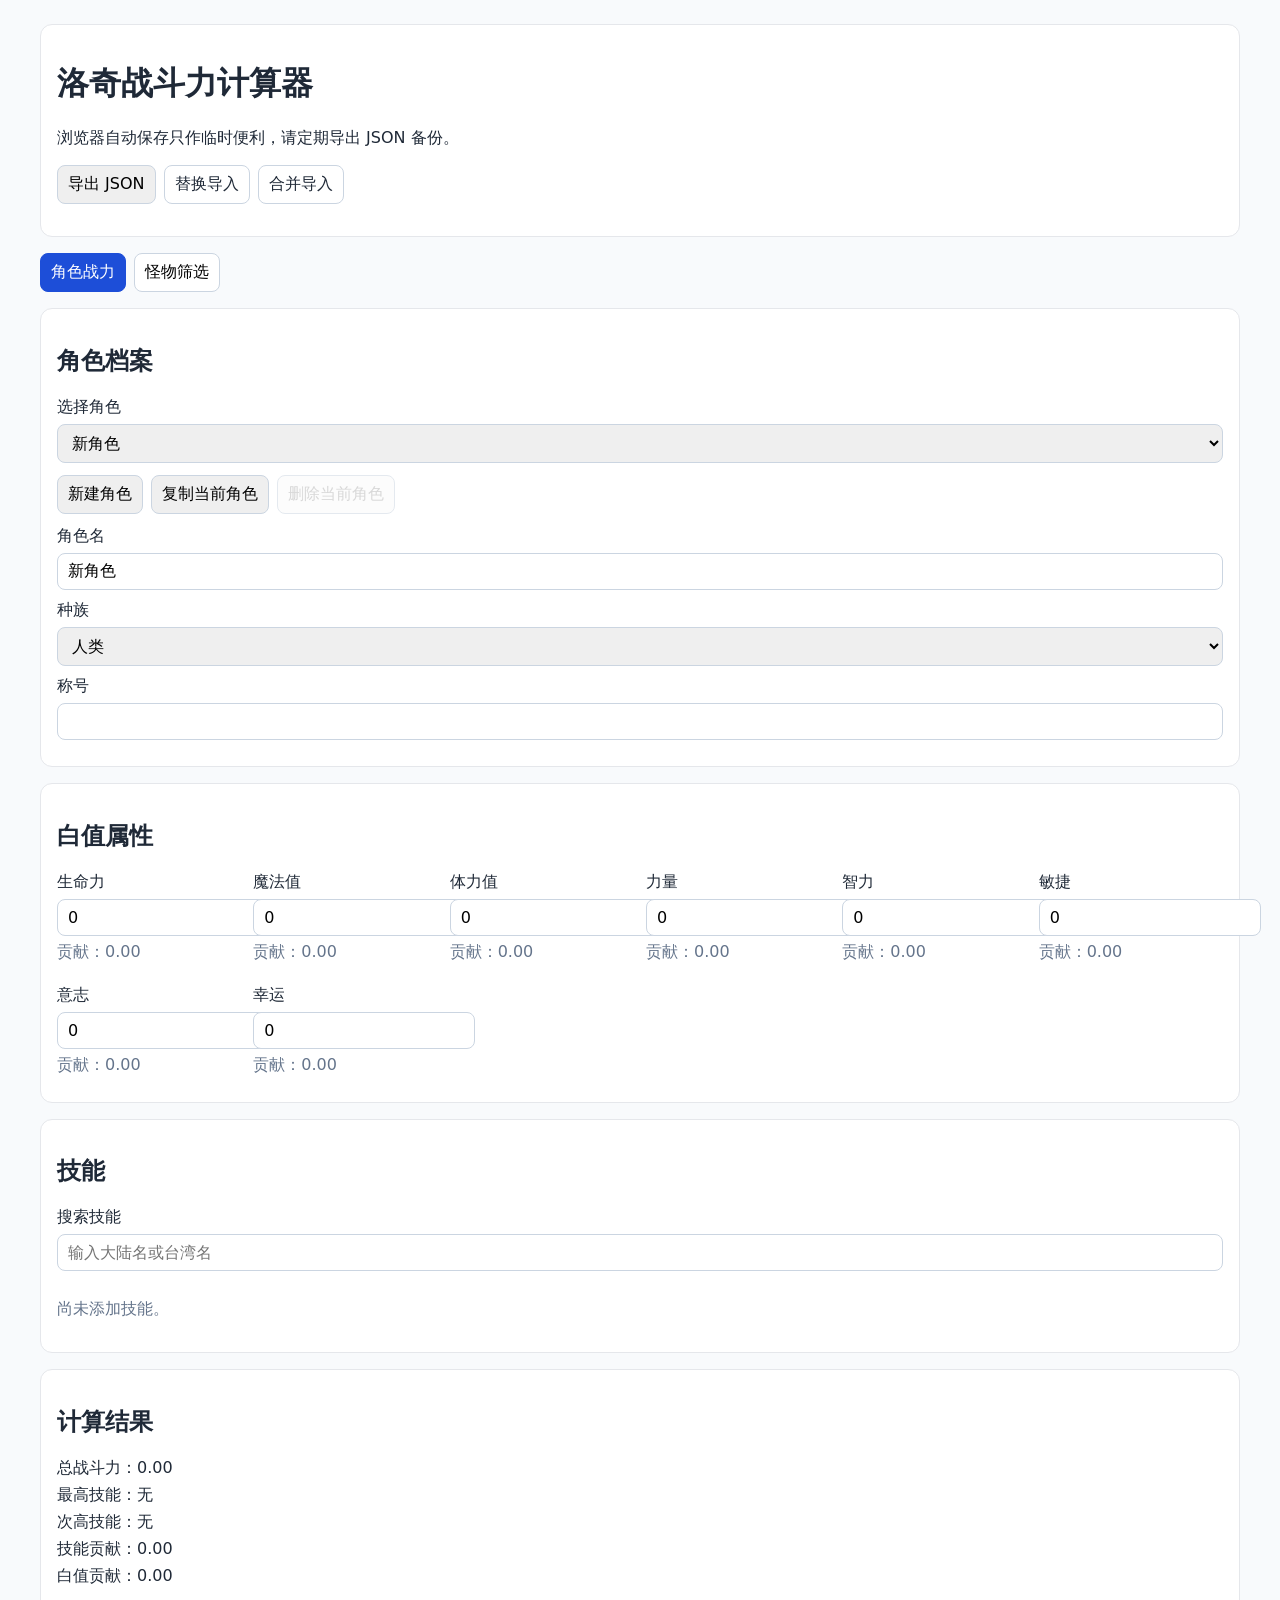
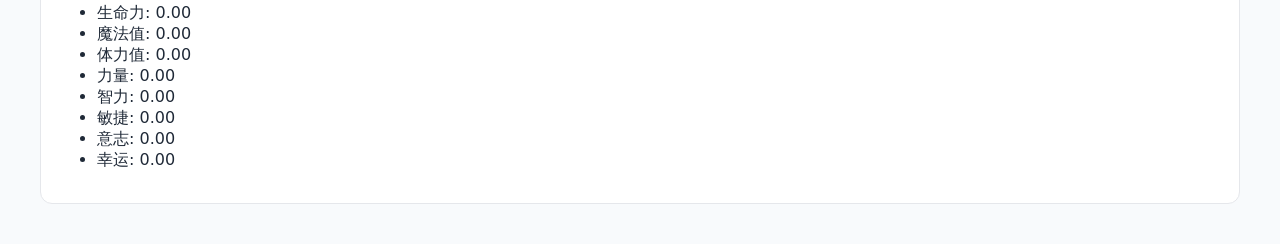
<file: index.html>
<!doctype html>
<html lang="zh-CN">
  <head>
    <meta charset="UTF-8" />
    <meta name="viewport" content="width=device-width, initial-scale=1.0" />
    <title>洛奇战斗力计算器</title>
    <link rel="stylesheet" href="./src/styles.css" />
  </head>
  <body>
    <div id="app"></div>
    <script src="./src/domain/ranks.js"></script>
    <script src="./src/domain/calculateCombatPower.js"></script>
    <script src="./src/profiles/profileFactory.js"></script>
    <script src="./src/profiles/importExport.js"></script>
    <script src="./src/skills/g13Skills.js"></script>
    <script src="./src/skills/skillSearch.js"></script>
    <script src="./src/monsters/monsterRanks.js"></script>
    <script src="./src/monsters/monsterRecords.js"></script>
    <script src="./src/state/appState.js"></script>
    <script src="./src/ui/renderApp.js"></script>
    <script src="./src/main.js"></script>
  </body>
</html>
</file>
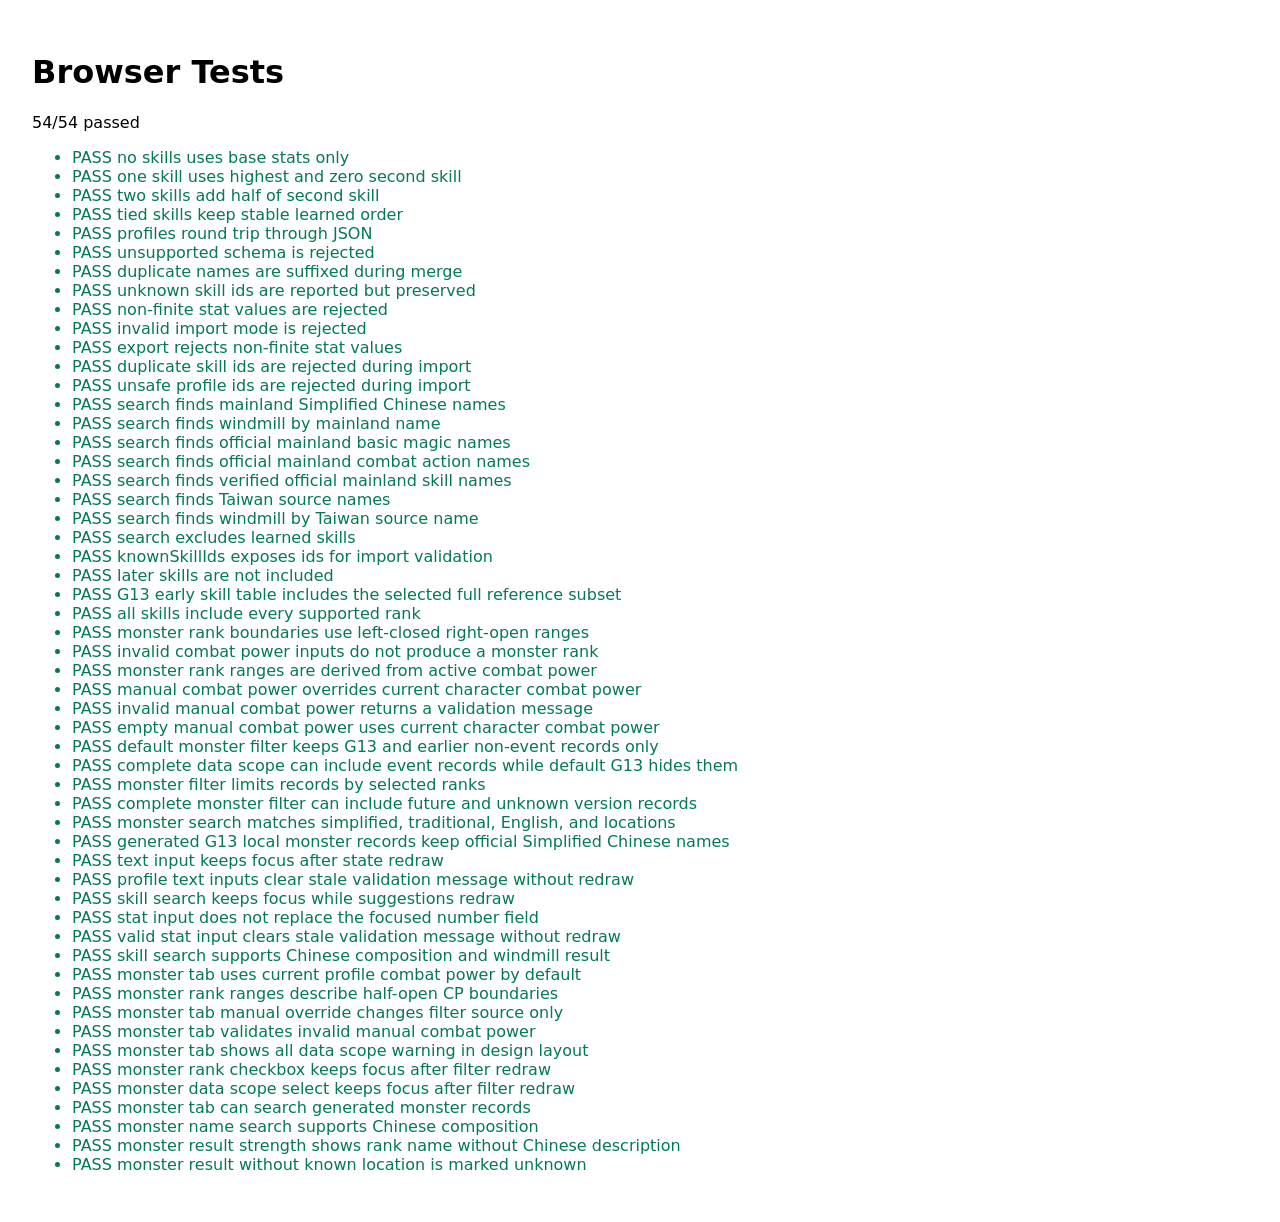
<file: tests/browser-tests.html>
<!doctype html>
<html lang="zh-CN">
  <head>
    <meta charset="UTF-8" />
    <title>洛奇战斗力计算器测试</title>
    <style>
      body {
        font-family: system-ui, sans-serif;
        padding: 24px;
      }

      .pass {
        color: #047857;
      }

      .fail {
        color: #b91c1c;
      }
    </style>
  </head>
  <body>
    <div id="results"></div>
    <script src="./testHarness.js"></script>
    <script src="../src/domain/ranks.js"></script>
    <script src="../src/domain/calculateCombatPower.js"></script>
    <script src="../src/profiles/profileFactory.js"></script>
    <script src="../src/profiles/importExport.js"></script>
    <script src="../src/skills/g13Skills.js"></script>
    <script src="../src/skills/skillSearch.js"></script>
    <script src="../src/monsters/monsterRanks.js"></script>
    <script src="../src/monsters/monsterRecords.js"></script>
    <script src="../src/state/appState.js"></script>
    <script src="../src/ui/renderApp.js"></script>
    <script src="./domain.test.js"></script>
    <script src="./importExport.test.js"></script>
    <script src="./skillSearch.test.js"></script>
    <script src="./monsterRanks.test.js"></script>
    <script src="./ui.test.js"></script>
    <script>
      window.MabinogiCPTest.renderResults();
    </script>
  </body>
</html>
</file>
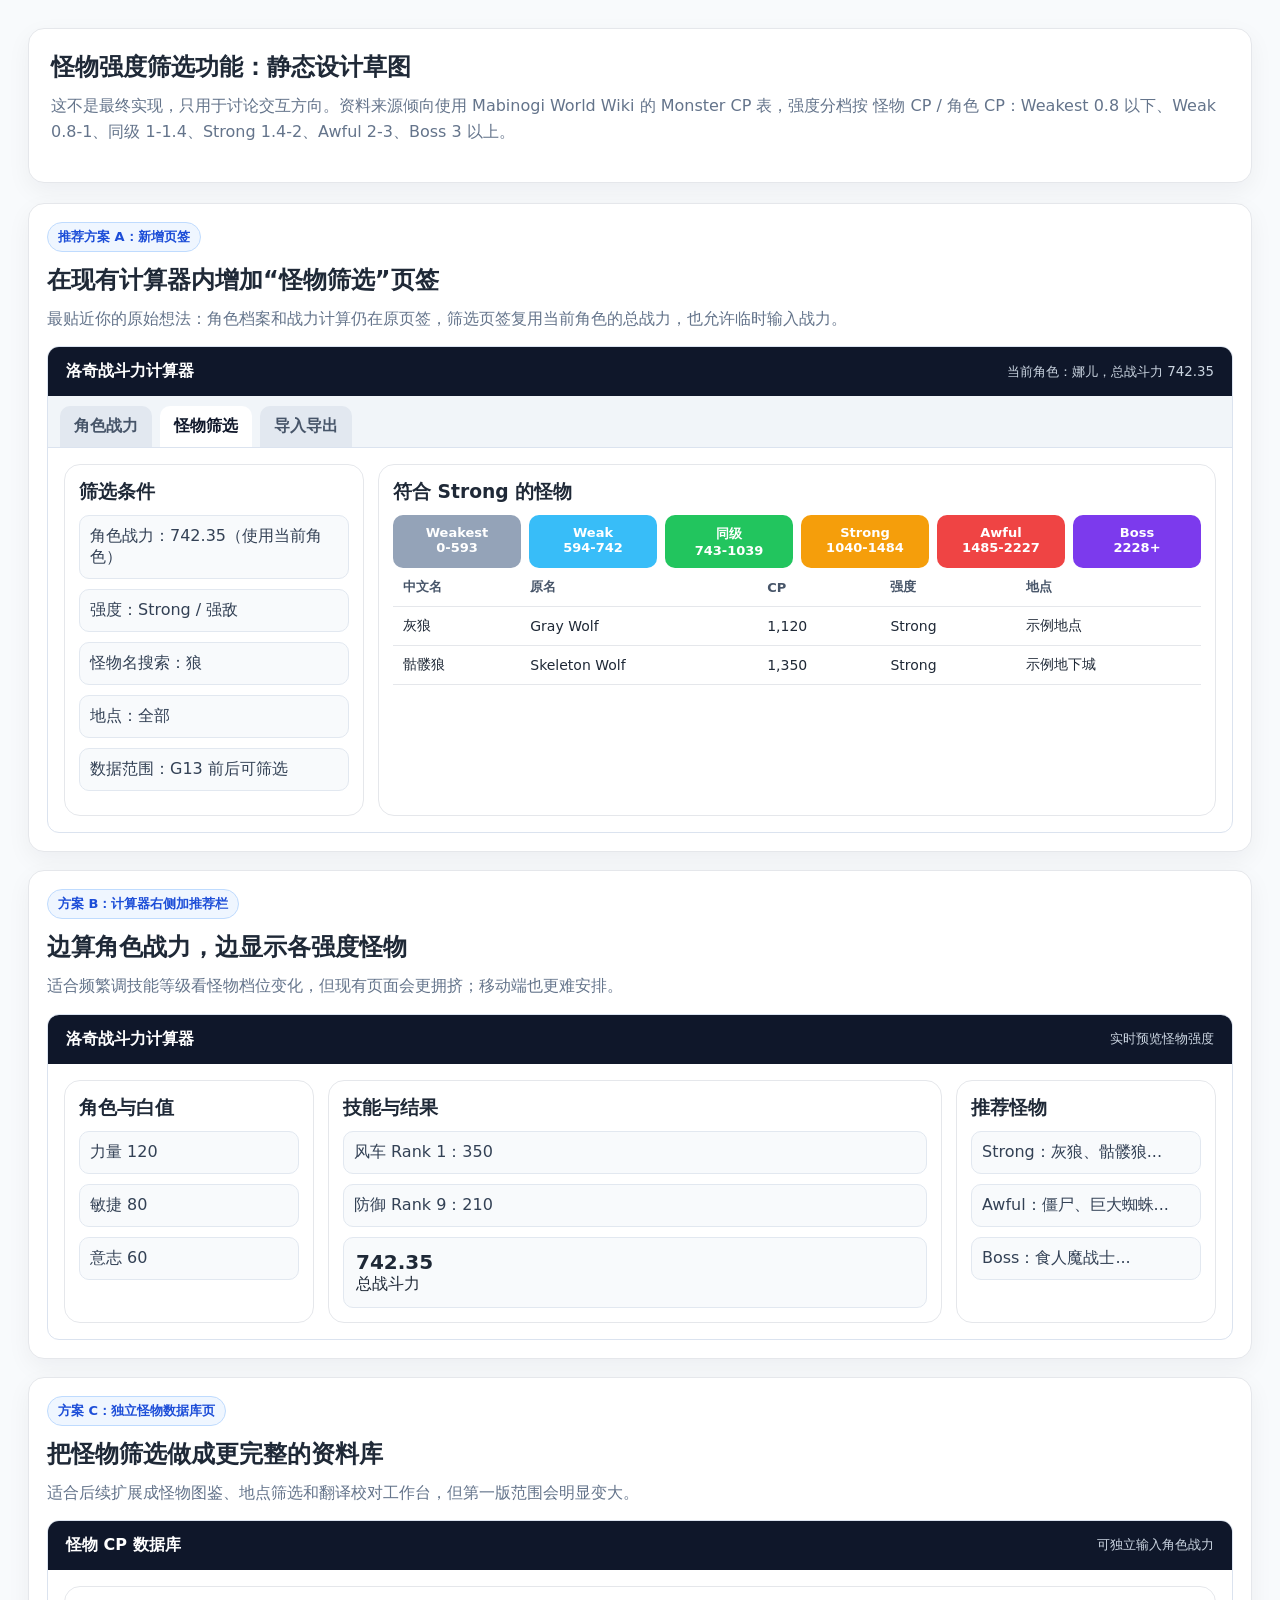
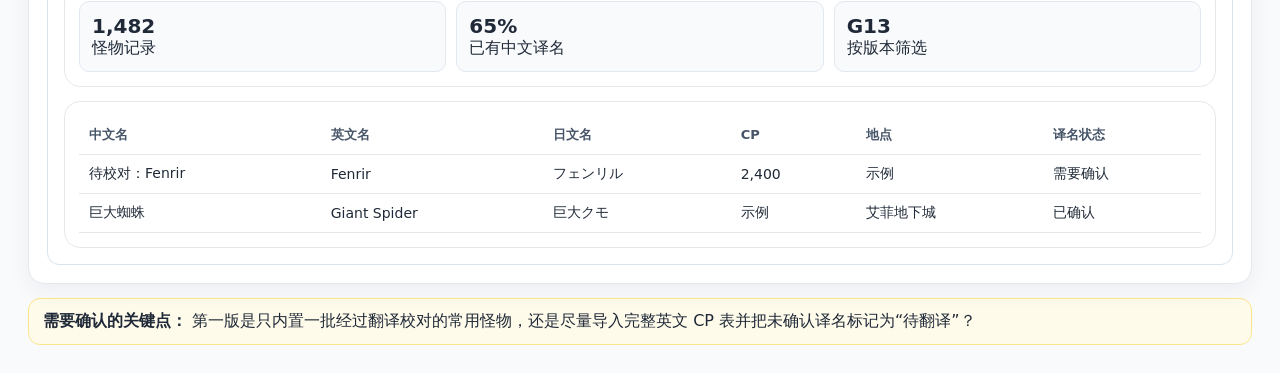
<file: docs/superpowers/monster-filter-mockup.html>
<!doctype html>
<html lang="zh-CN">
  <head>
    <meta charset="UTF-8" />
    <meta name="viewport" content="width=device-width, initial-scale=1.0" />
    <title>怪物强度筛选页签设计草图</title>
    <style>
      :root {
        color: #1f2937;
        background: #f8fafc;
        font-family: "Microsoft YaHei", "PingFang SC", system-ui, sans-serif;
      }

      body {
        margin: 0;
      }

      main {
        max-width: 1240px;
        margin: 0 auto;
        padding: 28px;
      }

      h1,
      h2,
      h3 {
        margin: 0 0 10px;
      }

      p {
        color: #64748b;
        line-height: 1.65;
        margin: 0 0 14px;
      }

      .hero,
      .option,
      .panel {
        background: #ffffff;
        border: 1px solid #e5e7eb;
        border-radius: 16px;
        box-shadow: 0 8px 24px rgba(15, 23, 42, 0.05);
      }

      .hero {
        margin-bottom: 20px;
        padding: 22px;
      }

      .options {
        display: grid;
        gap: 18px;
      }

      .option {
        padding: 18px;
      }

      .badge {
        background: #eff6ff;
        border: 1px solid #bfdbfe;
        border-radius: 999px;
        color: #1d4ed8;
        display: inline-flex;
        font-size: 13px;
        font-weight: 700;
        margin-bottom: 12px;
        padding: 5px 10px;
      }

      .mock-app {
        border: 1px solid #dbe3ef;
        border-radius: 12px;
        overflow: hidden;
      }

      .mock-header {
        align-items: center;
        background: #0f172a;
        color: #ffffff;
        display: flex;
        justify-content: space-between;
        padding: 14px 18px;
      }

      .mock-header small {
        color: #cbd5e1;
      }

      .tabs {
        background: #f1f5f9;
        border-bottom: 1px solid #dbe3ef;
        display: flex;
        gap: 8px;
        padding: 10px 12px 0;
      }

      .tab {
        background: #e2e8f0;
        border-radius: 10px 10px 0 0;
        color: #475569;
        font-weight: 700;
        padding: 10px 14px;
      }

      .tab.active {
        background: #ffffff;
        color: #0f172a;
      }

      .mock-body {
        display: grid;
        gap: 14px;
        padding: 16px;
      }

      .mock-body.two-col {
        grid-template-columns: 300px 1fr;
      }

      .mock-body.three-col {
        grid-template-columns: 250px 1fr 260px;
      }

      .panel {
        box-shadow: none;
        padding: 14px;
      }

      .field {
        background: #f8fafc;
        border: 1px solid #e2e8f0;
        border-radius: 10px;
        color: #334155;
        margin-bottom: 10px;
        padding: 10px;
      }

      .rank-strip {
        display: grid;
        gap: 8px;
        grid-template-columns: repeat(6, 1fr);
      }

      .rank {
        border-radius: 10px;
        color: #ffffff;
        font-size: 13px;
        font-weight: 700;
        padding: 10px 8px;
        text-align: center;
      }

      .weakest {
        background: #94a3b8;
      }

      .weak {
        background: #38bdf8;
      }

      .normal {
        background: #22c55e;
      }

      .strong {
        background: #f59e0b;
      }

      .awful {
        background: #ef4444;
      }

      .boss {
        background: #7c3aed;
      }

      table {
        border-collapse: collapse;
        font-size: 14px;
        width: 100%;
      }

      th,
      td {
        border-bottom: 1px solid #e5e7eb;
        padding: 10px;
        text-align: left;
      }

      th {
        color: #475569;
        font-size: 13px;
      }

      .summary-grid {
        display: grid;
        gap: 10px;
        grid-template-columns: repeat(3, 1fr);
      }

      .metric {
        background: #f8fafc;
        border: 1px solid #e2e8f0;
        border-radius: 10px;
        padding: 12px;
      }

      .metric strong {
        display: block;
        font-size: 20px;
      }

      .notes {
        background: #fffbeb;
        border: 1px solid #fde68a;
        border-radius: 12px;
        margin-top: 14px;
        padding: 12px 14px;
      }

      @media (max-width: 900px) {
        .mock-body.two-col,
        .mock-body.three-col,
        .rank-strip,
        .summary-grid {
          grid-template-columns: 1fr;
        }
      }
    </style>
  </head>
  <body>
    <main>
      <section class="hero">
        <h1>怪物强度筛选功能：静态设计草图</h1>
        <p>
          这不是最终实现，只用于讨论交互方向。资料来源倾向使用 Mabinogi World Wiki 的 Monster CP 表，强度分档按
          怪物 CP / 角色 CP：Weakest 0.8 以下、Weak 0.8-1、同级 1-1.4、Strong 1.4-2、Awful 2-3、Boss 3 以上。
        </p>
      </section>

      <div class="options">
        <section class="option">
          <span class="badge">推荐方案 A：新增页签</span>
          <h2>在现有计算器内增加“怪物筛选”页签</h2>
          <p>最贴近你的原始想法：角色档案和战力计算仍在原页签，筛选页签复用当前角色的总战力，也允许临时输入战力。</p>

          <div class="mock-app">
            <div class="mock-header">
              <strong>洛奇战斗力计算器</strong>
              <small>当前角色：娜儿，总战斗力 742.35</small>
            </div>
            <div class="tabs">
              <div class="tab">角色战力</div>
              <div class="tab active">怪物筛选</div>
              <div class="tab">导入导出</div>
            </div>
            <div class="mock-body two-col">
              <aside class="panel">
                <h3>筛选条件</h3>
                <div class="field">角色战力：742.35（使用当前角色）</div>
                <div class="field">强度：Strong / 强敌</div>
                <div class="field">怪物名搜索：狼</div>
                <div class="field">地点：全部</div>
                <div class="field">数据范围：G13 前后可筛选</div>
              </aside>
              <section class="panel">
                <h3>符合 Strong 的怪物</h3>
                <div class="rank-strip">
                  <div class="rank weakest">Weakest<br />0-593</div>
                  <div class="rank weak">Weak<br />594-742</div>
                  <div class="rank normal">同级<br />743-1039</div>
                  <div class="rank strong">Strong<br />1040-1484</div>
                  <div class="rank awful">Awful<br />1485-2227</div>
                  <div class="rank boss">Boss<br />2228+</div>
                </div>
                <table>
                  <thead>
                    <tr>
                      <th>中文名</th>
                      <th>原名</th>
                      <th>CP</th>
                      <th>强度</th>
                      <th>地点</th>
                    </tr>
                  </thead>
                  <tbody>
                    <tr>
                      <td>灰狼</td>
                      <td>Gray Wolf</td>
                      <td>1,120</td>
                      <td>Strong</td>
                      <td>示例地点</td>
                    </tr>
                    <tr>
                      <td>骷髅狼</td>
                      <td>Skeleton Wolf</td>
                      <td>1,350</td>
                      <td>Strong</td>
                      <td>示例地下城</td>
                    </tr>
                  </tbody>
                </table>
              </section>
            </div>
          </div>
        </section>

        <section class="option">
          <span class="badge">方案 B：计算器右侧加推荐栏</span>
          <h2>边算角色战力，边显示各强度怪物</h2>
          <p>适合频繁调技能等级看怪物档位变化，但现有页面会更拥挤；移动端也更难安排。</p>

          <div class="mock-app">
            <div class="mock-header">
              <strong>洛奇战斗力计算器</strong>
              <small>实时预览怪物强度</small>
            </div>
            <div class="mock-body three-col">
              <section class="panel">
                <h3>角色与白值</h3>
                <div class="field">力量 120</div>
                <div class="field">敏捷 80</div>
                <div class="field">意志 60</div>
              </section>
              <section class="panel">
                <h3>技能与结果</h3>
                <div class="field">风车 Rank 1：350</div>
                <div class="field">防御 Rank 9：210</div>
                <div class="metric"><strong>742.35</strong>总战斗力</div>
              </section>
              <aside class="panel">
                <h3>推荐怪物</h3>
                <div class="field">Strong：灰狼、骷髅狼...</div>
                <div class="field">Awful：僵尸、巨大蜘蛛...</div>
                <div class="field">Boss：食人魔战士...</div>
              </aside>
            </div>
          </div>
        </section>

        <section class="option">
          <span class="badge">方案 C：独立怪物数据库页</span>
          <h2>把怪物筛选做成更完整的资料库</h2>
          <p>适合后续扩展成怪物图鉴、地点筛选和翻译校对工作台，但第一版范围会明显变大。</p>

          <div class="mock-app">
            <div class="mock-header">
              <strong>怪物 CP 数据库</strong>
              <small>可独立输入角色战力</small>
            </div>
            <div class="mock-body">
              <section class="panel">
                <div class="summary-grid">
                  <div class="metric"><strong>1,482</strong>怪物记录</div>
                  <div class="metric"><strong>65%</strong>已有中文译名</div>
                  <div class="metric"><strong>G13</strong>按版本筛选</div>
                </div>
              </section>
              <section class="panel">
                <table>
                  <thead>
                    <tr>
                      <th>中文名</th>
                      <th>英文名</th>
                      <th>日文名</th>
                      <th>CP</th>
                      <th>地点</th>
                      <th>译名状态</th>
                    </tr>
                  </thead>
                  <tbody>
                    <tr>
                      <td>待校对：Fenrir</td>
                      <td>Fenrir</td>
                      <td>フェンリル</td>
                      <td>2,400</td>
                      <td>示例</td>
                      <td>需要确认</td>
                    </tr>
                    <tr>
                      <td>巨大蜘蛛</td>
                      <td>Giant Spider</td>
                      <td>巨大クモ</td>
                      <td>示例</td>
                      <td>艾菲地下城</td>
                      <td>已确认</td>
                    </tr>
                  </tbody>
                </table>
              </section>
            </div>
          </div>
        </section>
      </div>

      <section class="notes">
        <strong>需要确认的关键点：</strong>
        第一版是只内置一批经过翻译校对的常用怪物，还是尽量导入完整英文 CP 表并把未确认译名标记为“待翻译”？
      </section>
    </main>
  </body>
</html>
</file>
<file: src/styles.css>
:root {
  color: #1f2937;
  background: #f8fafc;
  font-family: "Microsoft YaHei", "PingFang SC", system-ui, sans-serif;
}

body {
  margin: 0;
}

button,
input,
select {
  font: inherit;
}

.app-shell {
  max-width: 1200px;
  margin: 0 auto;
  padding: 24px;
}

.panel,
.app-header {
  background: #ffffff;
  border: 1px solid #e5e7eb;
  border-radius: 12px;
  margin-bottom: 16px;
  padding: 16px;
}

.skill-row--top {
  background: #fff7cc;
}

.skill-row--second {
  background: #e0f2fe;
}

.stat-grid {
  display: grid;
  grid-template-columns: repeat(auto-fit, minmax(160px, 1fr));
  gap: 12px;
}

label {
  display: grid;
  gap: 6px;
  margin-bottom: 10px;
}

input,
select,
button {
  border: 1px solid #cbd5e1;
  border-radius: 8px;
  padding: 8px 10px;
}

button {
  cursor: pointer;
}

button:disabled {
  cursor: not-allowed;
  opacity: 0.5;
}

.suggestions,
.backup-actions,
.profile-actions {
  display: flex;
  flex-wrap: wrap;
  gap: 8px;
  margin: 12px 0;
}

.skill-row {
  align-items: center;
  border: 1px solid #e5e7eb;
  border-radius: 8px;
  display: grid;
  grid-template-columns: 1fr 120px 80px 80px;
  gap: 8px;
  margin-bottom: 8px;
  padding: 8px;
}

.field-help,
.empty-state,
.import-message {
  color: #64748b;
}

.file-action {
  align-items: center;
  border: 1px solid #cbd5e1;
  border-radius: 8px;
  cursor: pointer;
  display: inline-flex;
  margin: 0;
  padding: 8px 10px;
}

.file-action input {
  display: none;
}

.result-panel p {
  margin: 6px 0;
}

.page-tabs {
  display: flex;
  flex-wrap: wrap;
  gap: 8px;
  margin-bottom: 16px;
}

.page-tab {
  background: #ffffff;
}

.page-tab--active {
  background: #1d4ed8;
  border-color: #1d4ed8;
  color: #ffffff;
}

.monster-layout {
  display: grid;
  gap: 16px;
  grid-template-columns: minmax(260px, 320px) minmax(0, 1fr);
}

.monster-layout .panel {
  margin-bottom: 0;
}

.monster-filter-panel {
  align-self: start;
}

.monster-result-panel > h2:first-child {
  margin-top: 0;
}

.monster-summary-grid,
.monster-filter-grid,
.monster-range-grid {
  display: grid;
  gap: 12px;
  grid-template-columns: repeat(auto-fit, minmax(180px, 1fr));
}

.monster-summary-grid p {
  margin: 0;
}

.monster-message {
  color: #b91c1c;
  margin: 12px 0 0;
}

.monster-data-scope-note {
  background: #fffbeb;
  border: 1px solid #fde68a;
  border-radius: 8px;
  color: #92400e;
  margin: 12px 0;
  padding: 10px 12px;
}

.monster-rank-filters {
  border: 1px solid #e5e7eb;
  border-radius: 8px;
  display: flex;
  flex-wrap: wrap;
  gap: 8px 16px;
  margin: 8px 0 0;
  padding: 12px;
}

.monster-rank-filters legend {
  color: #475569;
  padding: 0 6px;
}

.checkbox-label {
  align-items: center;
  display: inline-flex;
  gap: 6px;
  margin: 0;
}

.checkbox-label input {
  margin: 0;
}

.monster-range-card {
  background: #f8fafc;
  border: 1px solid #e5e7eb;
  border-radius: 8px;
  display: grid;
  gap: 4px;
  padding: 10px;
}

.monster-range-card span {
  color: #64748b;
}

.monster-table-wrap {
  overflow-x: auto;
}

.monster-table {
  border-collapse: collapse;
  min-width: 900px;
  width: 100%;
}

.monster-table th,
.monster-table td {
  border-bottom: 1px solid #e5e7eb;
  padding: 8px;
  text-align: left;
  vertical-align: top;
}

.monster-table th {
  background: #f8fafc;
  color: #475569;
  font-weight: 700;
}

@media (max-width: 800px) {
  .monster-layout {
    grid-template-columns: 1fr;
  }
}
</file>
